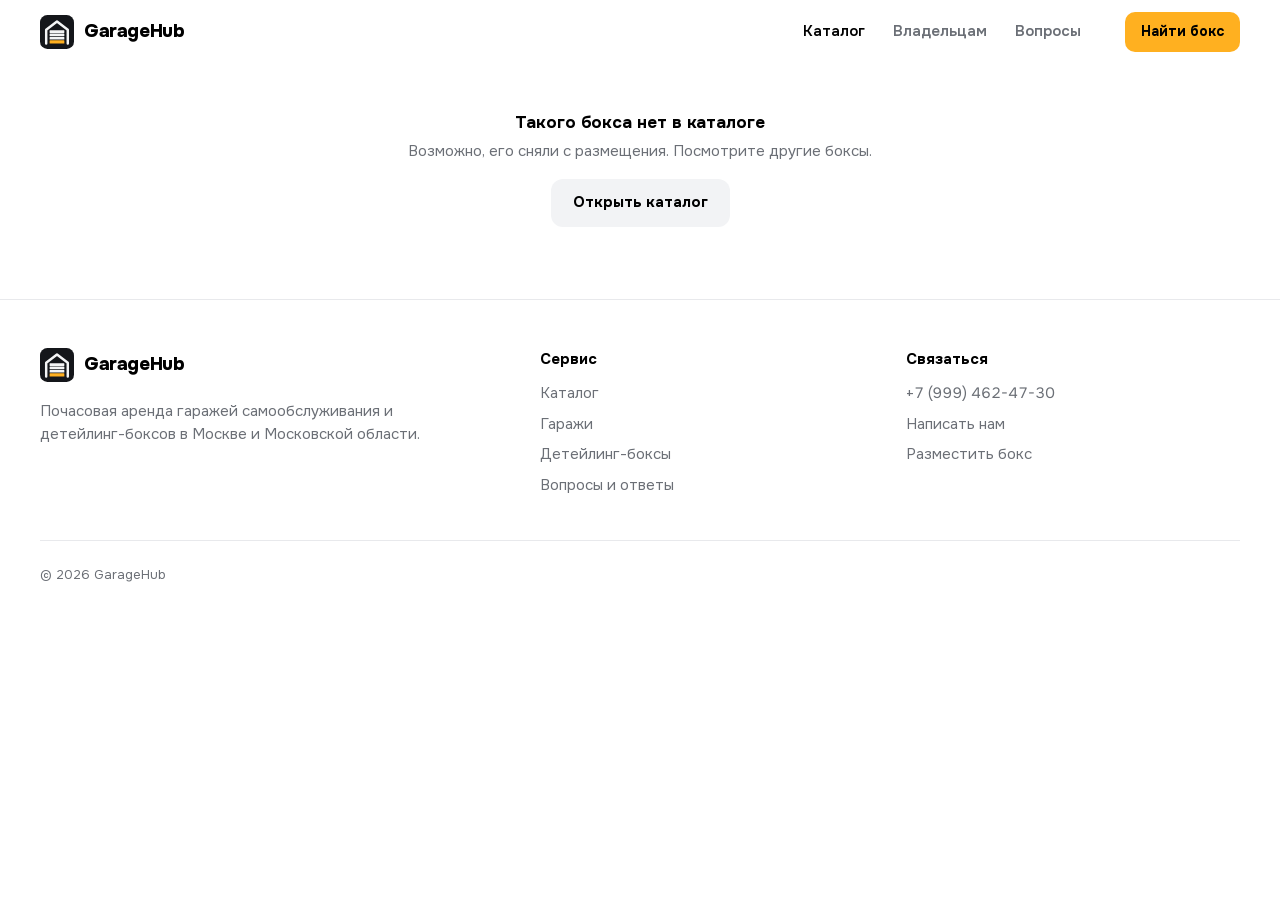
<file: site/garage.html>
<!doctype html>
<html lang="ru">
<head>
<meta charset="utf-8">
<meta name="viewport" content="width=device-width, initial-scale=1, viewport-fit=cover">
<title>Бокс по часам | GarageHub</title>
<meta name="description" content="Гараж самообслуживания или детейлинг-бокс по часам. Бронь по часам, оплата на месте.">
<meta name="theme-color" content="#14161a">
<link rel="icon" href="img/favicon.svg" type="image/svg+xml">
<link rel="preload" href="fonts/onest-cyrillic.woff2" as="font" type="font/woff2" crossorigin>
<link rel="stylesheet" href="css/site.css">
<script src="js/intro.js"></script>
</head>
<body class="page-garage">
<div class="gh-splash" aria-hidden="true"><div class="gh-zoom"><svg viewBox="0 0 120 120" aria-hidden="true"><defs><clipPath id="gc-s"><rect x="28" y="49" width="64" height="57"/></clipPath><radialGradient id="gg-s"><stop offset="0" stop-color="#FFB020" stop-opacity=".55"/><stop offset="1" stop-color="#FFB020" stop-opacity="0"/></radialGradient></defs><ellipse class="gh-halo" cx="60" cy="100" rx="78" ry="34" fill="url(#gg-s)"/><rect class="gh-light gh-light-lift" x="30" y="50" width="60" height="56" fill="#FFB020"/><g clip-path="url(#gc-s)"><g class="gh-door" fill="#F4F5F6"><rect x="30" y="52" width="60" height="10.5" rx="1.5"/><rect x="30" y="65.5" width="60" height="10.5" rx="1.5"/><rect x="30" y="79" width="60" height="10.5" rx="1.5"/><rect x="30" y="92.5" width="60" height="10.5" rx="1.5"/></g></g><path class="gh-frame" pathLength="1" d="M16 106V50L60 16l44 34v56" fill="none" stroke="#F4F5F6" stroke-width="10" stroke-linecap="round" stroke-linejoin="round"/></svg></div><div class="gh-word"><svg viewBox="0 0 211 52" aria-label="GarageHub"><g transform="translate(1.00,40.00)"><path fill="#F4F5F6" d="M15.078125 0.46875C22.87109375 0.46875 28.2421875 -4.51171875 28.2421875 -11.89453125V-15.83984375H15.546875V-10.68359375H21.3671875C21.30859375 -7.67578125 18.984375 -5.6640625 15.29296875 -5.6640625C10.703125 -5.6640625 8.0859375 -8.9453125 8.0859375 -14.53125C8.0859375 -20.13671875 10.68359375 -23.4375 15.21484375 -23.4375C18.359375 -23.4375 20.3515625 -21.796875 20.87890625 -19.21875H28.02734375C27.3828125 -25.41015625 21.81640625 -29.5703125 14.9609375 -29.5703125C7.05078125 -29.5703125 1.015625 -24.04296875 1.015625 -14.53125C1.015625 -5.44921875 6.62109375 0.46875 15.078125 0.46875ZM36.8953125 0.3515625C39.80546875 0.3515625 41.6609375 -0.6640625 42.89140625 -2.890625H42.96953125V0.0H49.53203125V-13.88671875C49.53203125 -18.4375 46.23125 -21.07421875 40.23515625 -21.07421875C34.25859375 -21.07421875 30.8796875 -18.41796875 30.58671875 -13.9453125H36.83671875C36.9734375 -15.3515625 38.12578125 -16.25 40.00078125 -16.25C41.778125 -16.25 42.871875 -15.41015625 42.871875 -14.1796875V-14.08203125C42.871875 -12.8515625 41.52421875 -12.55859375 37.8328125 -12.24609375C33.43828125 -11.89453125 29.825 -10.390625 29.825 -5.76171875C29.825 -1.66015625 32.77421875 0.3515625 36.8953125 0.3515625ZM38.94609375 -4.04296875C37.30546875 -4.04296875 36.1921875 -4.8046875 36.1921875 -6.07421875C36.1921875 -7.421875 37.48125 -8.1640625 39.278125 -8.4375C40.93828125 -8.7109375 42.2078125 -8.96484375 42.93046875 -9.296875V-7.421875C42.93046875 -5.390625 41.1921875 -4.04296875 38.94609375 -4.04296875ZM52.48203125 0.0H59.20078125V-10.56640625C59.20078125 -13.49609375 60.8609375 -15.17578125 63.26328125 -15.17578125C64.23984375 -15.17578125 65.43125 -15.13671875 65.91953125 -15.1171875V-20.6640625C65.37265625 -20.68359375 64.80625 -20.703125 64.08359375 -20.703125C61.3296875 -20.703125 59.78671875 -19.609375 59.04453125 -16.9921875H58.9859375V-20.625H52.48203125ZM73.7328125 0.3515625C76.64296875 0.3515625 78.4984375 -0.6640625 79.72890625 -2.890625H79.80703125V0.0H86.36953125V-13.88671875C86.36953125 -18.4375 83.06875 -21.07421875 77.07265625 -21.07421875C71.09609375 -21.07421875 67.7171875 -18.41796875 67.42421875 -13.9453125H73.67421875C73.8109375 -15.3515625 74.96328125 -16.25 76.83828125 -16.25C78.615625 -16.25 79.709375 -15.41015625 79.709375 -14.1796875V-14.08203125C79.709375 -12.8515625 78.36171875 -12.55859375 74.6703125 -12.24609375C70.27578125 -11.89453125 66.6625 -10.390625 66.6625 -5.76171875C66.6625 -1.66015625 69.61171875 0.3515625 73.7328125 0.3515625ZM75.78359375 -4.04296875C74.14296875 -4.04296875 73.0296875 -4.8046875 73.0296875 -6.07421875C73.0296875 -7.421875 74.31875 -8.1640625 76.115625 -8.4375C77.77578125 -8.7109375 79.0453125 -8.96484375 79.76796875 -9.296875V-7.421875C79.76796875 -5.390625 78.0296875 -4.04296875 75.78359375 -4.04296875ZM99.4953125 8.4375C105.940625 8.4375 110.003125 5.5859375 110.003125 -1.1328125V-20.625H103.3234375V-17.734375H103.30390625C102.01484375 -19.90234375 100.003125 -21.07421875 97.32734375 -21.07421875C92.09296875 -21.07421875 88.46015625 -16.66015625 88.46015625 -10.52734375C88.46015625 -4.47265625 91.97578125 -0.13671875 97.3859375 -0.13671875C100.08125 -0.13671875 102.21015625 -1.2109375 103.30390625 -3.65234375H103.3234375V-0.46875C103.3234375 2.265625 101.9953125 3.671875 99.4953125 3.671875C97.56171875 3.671875 96.253125 2.890625 95.9015625 1.6015625H89.47578125C90.10078125 5.56640625 93.14765625 8.4375 99.4953125 8.4375ZM99.2609375 -5.41015625C96.8 -5.41015625 95.2765625 -7.36328125 95.2765625 -10.64453125C95.2765625 -13.90625 96.8 -15.859375 99.2609375 -15.859375C101.8 -15.859375 103.53828125 -13.80859375 103.53828125 -10.64453125C103.53828125 -7.4609375 101.8 -5.41015625 99.2609375 -5.41015625ZM122.71875 0.46875C127.93359375 0.46875 132.09375 -2.44140625 132.85546875 -6.6015625H126.8203125C126.33203125 -5.234375 124.92578125 -4.375 122.953125 -4.375C120.296875 -4.375 118.734375 -6.03515625 118.65625 -8.65234375H133.01171875V-10.46875C133.01171875 -16.71875 128.734375 -21.09375 122.54296875 -21.09375C116.4296875 -21.09375 112.09375 -16.6015625 112.09375 -10.3125C112.09375 -4.0234375 116.390625 0.46875 122.71875 0.46875ZM118.6953125 -12.67578125C118.98828125 -14.84375 120.453125 -16.1328125 122.71875 -16.1328125C124.96484375 -16.1328125 126.44921875 -14.84375 126.7421875 -12.67578125ZM135.02421875 0.0H142.05546875V-11.81640625H153.1296875V0.0H160.1609375V-29.1015625H153.1296875V-17.79296875H142.05546875V-29.1015625H135.02421875ZM170.20078124999998 0.44921875C173.30624999999998 0.44921875 175.39609374999998 -0.9765625 176.76328124999998 -3.33984375V0.0H183.40390624999998V-20.625H176.68515624999998V-9.4140625C176.68515624999998 -6.6015625 175.31796874999998 -5.29296875 173.18906249999998 -5.29296875C171.06015624999998 -5.29296875 169.82968749999998 -6.62109375 169.82968749999998 -9.0625V-20.625H163.11093749999998V-7.65625C163.11093749999998 -2.578125 165.72812499999998 0.44921875 170.20078124999998 0.44921875ZM198.97109374999997 0.44921875C204.38124999999997 0.44921875 207.87734374999997 -3.828125 207.87734374999997 -10.3515625C207.87734374999997 -16.66015625 204.24453124999997 -21.07421875 199.02968749999997 -21.07421875C196.35390624999997 -21.07421875 194.42031249999997 -20.0390625 193.11171874999997 -17.8515625H193.07265624999997V-29.1015625H186.35390624999997V0.0H192.99453124999997V-3.18359375H193.03359374999997C194.08828124999997 -0.78125 196.25624999999997 0.44921875 198.97109374999997 0.44921875ZM197.07656249999997 -4.921875C194.53749999999997 -4.921875 192.79921874999997 -7.05078125 192.79921874999997 -10.3515625C192.79921874999997 -13.61328125 194.53749999999997 -15.72265625 197.07656249999997 -15.72265625C199.55703124999997 -15.72265625 201.08046874999997 -13.7109375 201.08046874999997 -10.3515625C201.08046874999997 -6.953125 199.55703124999997 -4.921875 197.07656249999997 -4.921875Z"/></g></svg></div></div>
<a class="skip" href="#main">К содержимому</a>
<div class="page">
<header class="header">
  <div class="wrap">
    <a class="brand" href="index.html" aria-label="GarageHub, на главную"><svg viewBox="0 0 120 120" aria-hidden="true"><rect width="120" height="120" rx="26" fill="#14161A"/><g transform="translate(8,9) scale(0.866)"><rect x="30" y="93" width="60" height="13" rx="1.5" fill="#FFB020"/><g fill="#F4F5F6"><rect x="30" y="52" width="60" height="10.5" rx="1.5"/><rect x="30" y="65.5" width="60" height="10.5" rx="1.5"/><rect x="30" y="79" width="60" height="10.5" rx="1.5"/></g><path d="M16 106V50L60 16l44 34v56" fill="none" stroke="#F4F5F6" stroke-width="10" stroke-linecap="round" stroke-linejoin="round"/></g></svg><span>GarageHub</span></a>
    <nav class="nav" aria-label="Разделы">
      <a href="catalog.html" aria-current="page">Каталог</a>
      <a href="owners.html">Владельцам</a>
      <a href="index.html#faq">Вопросы</a>
    </nav>
    <a class="btn primary s" href="catalog.html">Найти бокс</a>
  </div>
</header>

<main id="main">
  <div class="wrap" id="garage"><div class="detail" style="padding-top:64px"><div class="skeleton" style="aspect-ratio:16/10"></div><div><div class="skeleton" style="height:28px;width:70%"></div><div class="skeleton" style="height:40px;width:40%;margin-top:20px"></div><div class="skeleton" style="height:56px;margin-top:28px"></div></div></div></div>

</main>
<footer class="footer">
  <div class="wrap">
    <div class="about-col">
      <a class="brand" href="index.html"><svg viewBox="0 0 120 120" aria-hidden="true"><rect width="120" height="120" rx="26" fill="#14161A"/><g transform="translate(8,9) scale(0.866)"><rect x="30" y="93" width="60" height="13" rx="1.5" fill="#FFB020"/><g fill="#F4F5F6"><rect x="30" y="52" width="60" height="10.5" rx="1.5"/><rect x="30" y="65.5" width="60" height="10.5" rx="1.5"/><rect x="30" y="79" width="60" height="10.5" rx="1.5"/></g><path d="M16 106V50L60 16l44 34v56" fill="none" stroke="#F4F5F6" stroke-width="10" stroke-linecap="round" stroke-linejoin="round"/></g></svg><span>GarageHub</span></a>
      <p>Почасовая аренда гаражей самообслуживания и детейлинг-боксов в Москве и Московской области.</p>
    </div>
    <div>
      <h2>Сервис</h2>
      <ul>
        <li><a href="catalog.html">Каталог</a></li>
        <li><a href="catalog.html?type=garage">Гаражи</a></li>
        <li><a href="catalog.html?type=detailing">Детейлинг-боксы</a></li>
        <li><a href="index.html#faq">Вопросы и ответы</a></li>
      </ul>
    </div>
    <div>
      <h2>Связаться</h2>
      <ul>
        <li><a class="num" href="tel:+79994624730">+7 (999) 462-47-30</a></li>
        <li><a href="https://t.me/mamedov99999" target="_blank" rel="noopener">Написать нам</a></li>
        <li><a href="owners.html">Разместить бокс</a></li>
      </ul>
    </div>
    <p class="legal">© <span data-year>2026</span> GarageHub</p>
  </div>
</footer>
</div>
<script type="module" src="js/garage.js"></script>
</body>
</html>
</file>
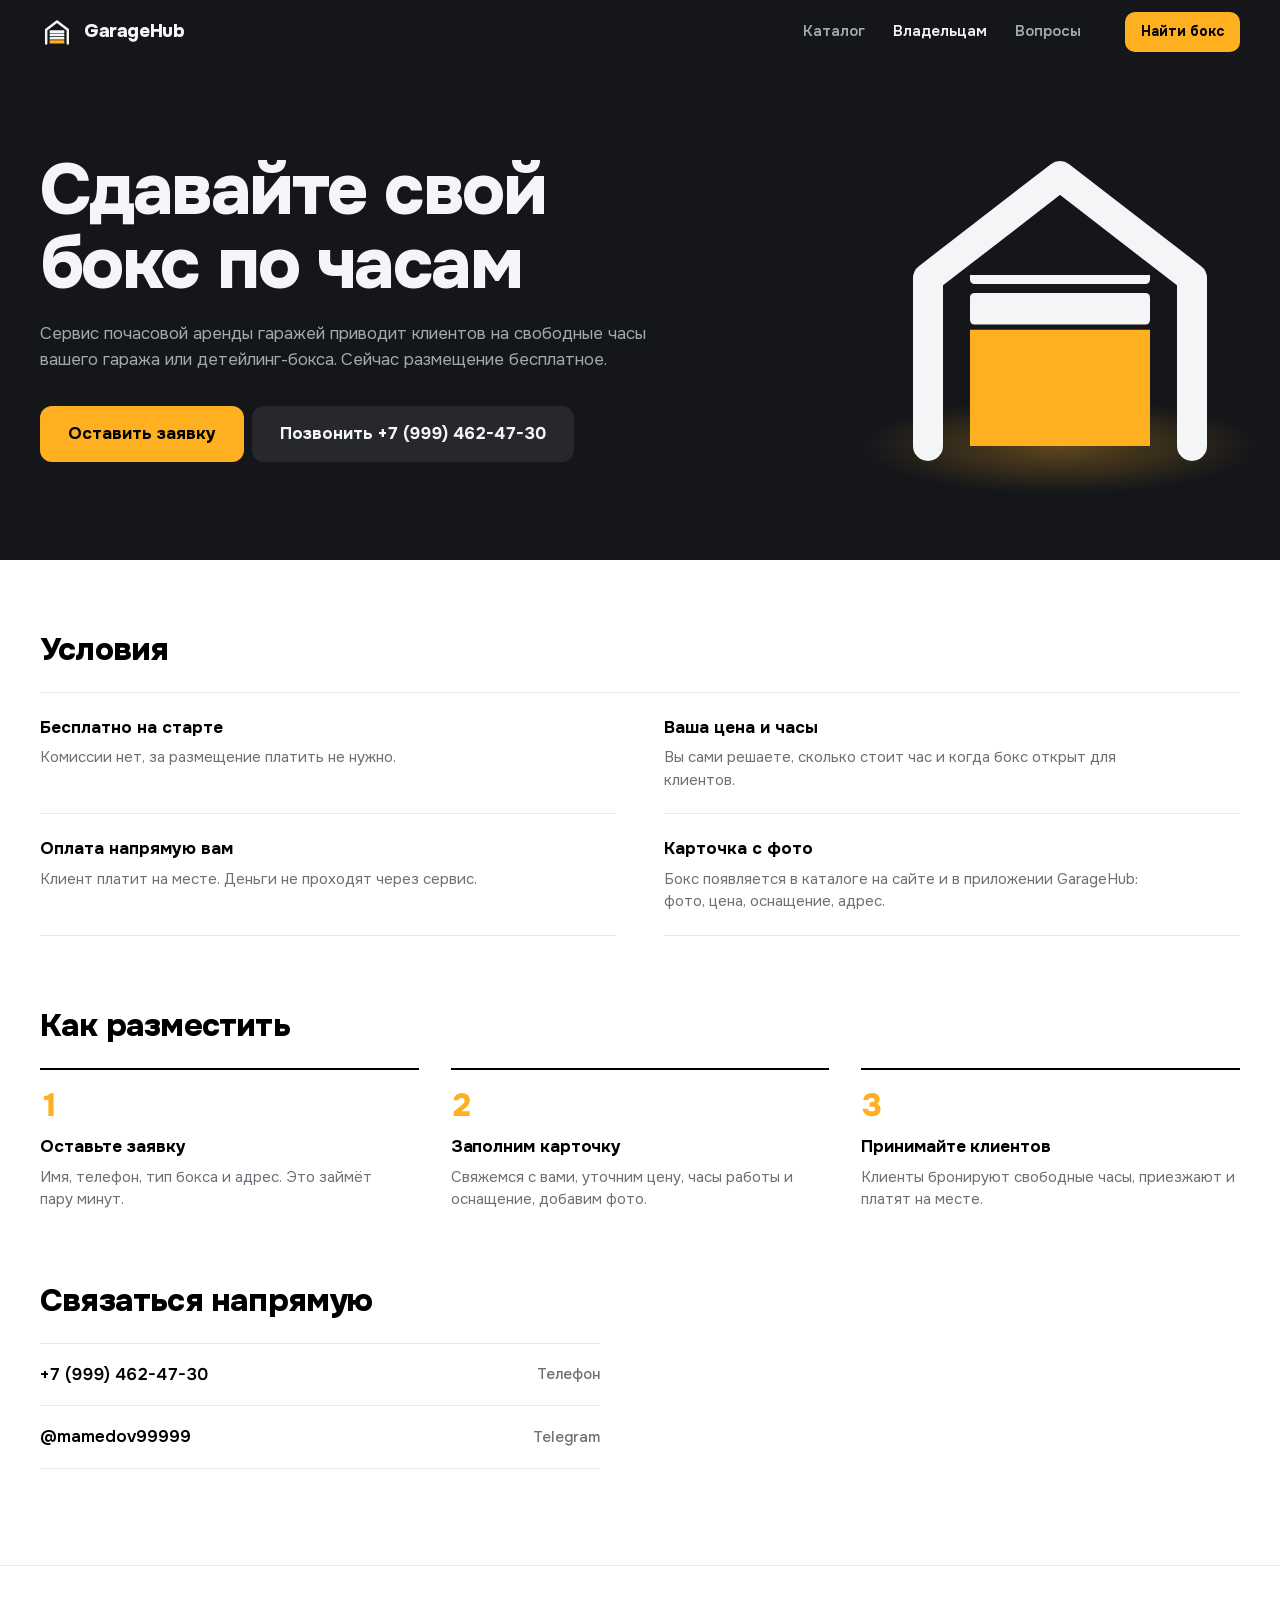
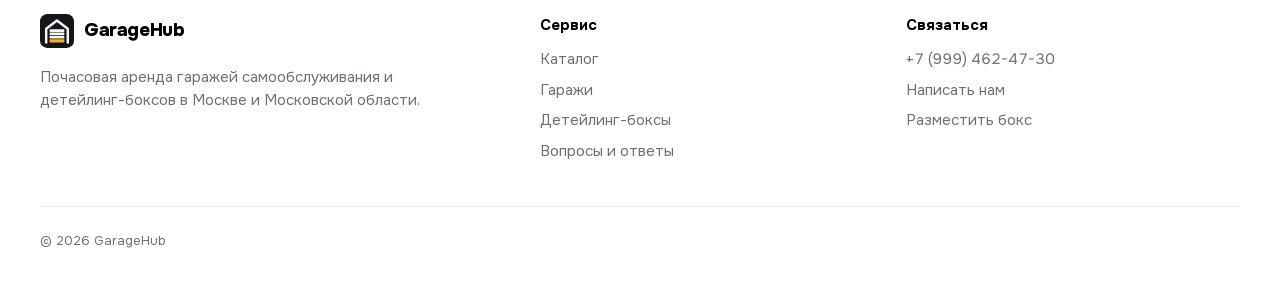
<file: site/owners.html>
<!doctype html>
<html lang="ru">
<head>
<meta charset="utf-8">
<meta name="viewport" content="width=device-width, initial-scale=1, viewport-fit=cover">
<title>Разместить гараж или детейлинг-бокс | GarageHub</title>
<meta name="description" content="Сдавайте гараж самообслуживания или детейлинг-бокс по часам. Размещение бесплатное, оплата от клиента напрямую вам.">
<meta name="theme-color" content="#14161a">
<link rel="icon" href="img/favicon.svg" type="image/svg+xml">
<link rel="preload" href="fonts/onest-cyrillic.woff2" as="font" type="font/woff2" crossorigin>
<link rel="stylesheet" href="css/site.css">
<script src="js/intro.js"></script>
</head>
<body class="page-owners">
<div class="gh-splash" aria-hidden="true"><div class="gh-zoom"><svg viewBox="0 0 120 120" aria-hidden="true"><defs><clipPath id="gc-s"><rect x="28" y="49" width="64" height="57"/></clipPath><radialGradient id="gg-s"><stop offset="0" stop-color="#FFB020" stop-opacity=".55"/><stop offset="1" stop-color="#FFB020" stop-opacity="0"/></radialGradient></defs><ellipse class="gh-halo" cx="60" cy="100" rx="78" ry="34" fill="url(#gg-s)"/><rect class="gh-light gh-light-lift" x="30" y="50" width="60" height="56" fill="#FFB020"/><g clip-path="url(#gc-s)"><g class="gh-door" fill="#F4F5F6"><rect x="30" y="52" width="60" height="10.5" rx="1.5"/><rect x="30" y="65.5" width="60" height="10.5" rx="1.5"/><rect x="30" y="79" width="60" height="10.5" rx="1.5"/><rect x="30" y="92.5" width="60" height="10.5" rx="1.5"/></g></g><path class="gh-frame" pathLength="1" d="M16 106V50L60 16l44 34v56" fill="none" stroke="#F4F5F6" stroke-width="10" stroke-linecap="round" stroke-linejoin="round"/></svg></div><div class="gh-word"><svg viewBox="0 0 211 52" aria-label="GarageHub"><g transform="translate(1.00,40.00)"><path fill="#F4F5F6" d="M15.078125 0.46875C22.87109375 0.46875 28.2421875 -4.51171875 28.2421875 -11.89453125V-15.83984375H15.546875V-10.68359375H21.3671875C21.30859375 -7.67578125 18.984375 -5.6640625 15.29296875 -5.6640625C10.703125 -5.6640625 8.0859375 -8.9453125 8.0859375 -14.53125C8.0859375 -20.13671875 10.68359375 -23.4375 15.21484375 -23.4375C18.359375 -23.4375 20.3515625 -21.796875 20.87890625 -19.21875H28.02734375C27.3828125 -25.41015625 21.81640625 -29.5703125 14.9609375 -29.5703125C7.05078125 -29.5703125 1.015625 -24.04296875 1.015625 -14.53125C1.015625 -5.44921875 6.62109375 0.46875 15.078125 0.46875ZM36.8953125 0.3515625C39.80546875 0.3515625 41.6609375 -0.6640625 42.89140625 -2.890625H42.96953125V0.0H49.53203125V-13.88671875C49.53203125 -18.4375 46.23125 -21.07421875 40.23515625 -21.07421875C34.25859375 -21.07421875 30.8796875 -18.41796875 30.58671875 -13.9453125H36.83671875C36.9734375 -15.3515625 38.12578125 -16.25 40.00078125 -16.25C41.778125 -16.25 42.871875 -15.41015625 42.871875 -14.1796875V-14.08203125C42.871875 -12.8515625 41.52421875 -12.55859375 37.8328125 -12.24609375C33.43828125 -11.89453125 29.825 -10.390625 29.825 -5.76171875C29.825 -1.66015625 32.77421875 0.3515625 36.8953125 0.3515625ZM38.94609375 -4.04296875C37.30546875 -4.04296875 36.1921875 -4.8046875 36.1921875 -6.07421875C36.1921875 -7.421875 37.48125 -8.1640625 39.278125 -8.4375C40.93828125 -8.7109375 42.2078125 -8.96484375 42.93046875 -9.296875V-7.421875C42.93046875 -5.390625 41.1921875 -4.04296875 38.94609375 -4.04296875ZM52.48203125 0.0H59.20078125V-10.56640625C59.20078125 -13.49609375 60.8609375 -15.17578125 63.26328125 -15.17578125C64.23984375 -15.17578125 65.43125 -15.13671875 65.91953125 -15.1171875V-20.6640625C65.37265625 -20.68359375 64.80625 -20.703125 64.08359375 -20.703125C61.3296875 -20.703125 59.78671875 -19.609375 59.04453125 -16.9921875H58.9859375V-20.625H52.48203125ZM73.7328125 0.3515625C76.64296875 0.3515625 78.4984375 -0.6640625 79.72890625 -2.890625H79.80703125V0.0H86.36953125V-13.88671875C86.36953125 -18.4375 83.06875 -21.07421875 77.07265625 -21.07421875C71.09609375 -21.07421875 67.7171875 -18.41796875 67.42421875 -13.9453125H73.67421875C73.8109375 -15.3515625 74.96328125 -16.25 76.83828125 -16.25C78.615625 -16.25 79.709375 -15.41015625 79.709375 -14.1796875V-14.08203125C79.709375 -12.8515625 78.36171875 -12.55859375 74.6703125 -12.24609375C70.27578125 -11.89453125 66.6625 -10.390625 66.6625 -5.76171875C66.6625 -1.66015625 69.61171875 0.3515625 73.7328125 0.3515625ZM75.78359375 -4.04296875C74.14296875 -4.04296875 73.0296875 -4.8046875 73.0296875 -6.07421875C73.0296875 -7.421875 74.31875 -8.1640625 76.115625 -8.4375C77.77578125 -8.7109375 79.0453125 -8.96484375 79.76796875 -9.296875V-7.421875C79.76796875 -5.390625 78.0296875 -4.04296875 75.78359375 -4.04296875ZM99.4953125 8.4375C105.940625 8.4375 110.003125 5.5859375 110.003125 -1.1328125V-20.625H103.3234375V-17.734375H103.30390625C102.01484375 -19.90234375 100.003125 -21.07421875 97.32734375 -21.07421875C92.09296875 -21.07421875 88.46015625 -16.66015625 88.46015625 -10.52734375C88.46015625 -4.47265625 91.97578125 -0.13671875 97.3859375 -0.13671875C100.08125 -0.13671875 102.21015625 -1.2109375 103.30390625 -3.65234375H103.3234375V-0.46875C103.3234375 2.265625 101.9953125 3.671875 99.4953125 3.671875C97.56171875 3.671875 96.253125 2.890625 95.9015625 1.6015625H89.47578125C90.10078125 5.56640625 93.14765625 8.4375 99.4953125 8.4375ZM99.2609375 -5.41015625C96.8 -5.41015625 95.2765625 -7.36328125 95.2765625 -10.64453125C95.2765625 -13.90625 96.8 -15.859375 99.2609375 -15.859375C101.8 -15.859375 103.53828125 -13.80859375 103.53828125 -10.64453125C103.53828125 -7.4609375 101.8 -5.41015625 99.2609375 -5.41015625ZM122.71875 0.46875C127.93359375 0.46875 132.09375 -2.44140625 132.85546875 -6.6015625H126.8203125C126.33203125 -5.234375 124.92578125 -4.375 122.953125 -4.375C120.296875 -4.375 118.734375 -6.03515625 118.65625 -8.65234375H133.01171875V-10.46875C133.01171875 -16.71875 128.734375 -21.09375 122.54296875 -21.09375C116.4296875 -21.09375 112.09375 -16.6015625 112.09375 -10.3125C112.09375 -4.0234375 116.390625 0.46875 122.71875 0.46875ZM118.6953125 -12.67578125C118.98828125 -14.84375 120.453125 -16.1328125 122.71875 -16.1328125C124.96484375 -16.1328125 126.44921875 -14.84375 126.7421875 -12.67578125ZM135.02421875 0.0H142.05546875V-11.81640625H153.1296875V0.0H160.1609375V-29.1015625H153.1296875V-17.79296875H142.05546875V-29.1015625H135.02421875ZM170.20078124999998 0.44921875C173.30624999999998 0.44921875 175.39609374999998 -0.9765625 176.76328124999998 -3.33984375V0.0H183.40390624999998V-20.625H176.68515624999998V-9.4140625C176.68515624999998 -6.6015625 175.31796874999998 -5.29296875 173.18906249999998 -5.29296875C171.06015624999998 -5.29296875 169.82968749999998 -6.62109375 169.82968749999998 -9.0625V-20.625H163.11093749999998V-7.65625C163.11093749999998 -2.578125 165.72812499999998 0.44921875 170.20078124999998 0.44921875ZM198.97109374999997 0.44921875C204.38124999999997 0.44921875 207.87734374999997 -3.828125 207.87734374999997 -10.3515625C207.87734374999997 -16.66015625 204.24453124999997 -21.07421875 199.02968749999997 -21.07421875C196.35390624999997 -21.07421875 194.42031249999997 -20.0390625 193.11171874999997 -17.8515625H193.07265624999997V-29.1015625H186.35390624999997V0.0H192.99453124999997V-3.18359375H193.03359374999997C194.08828124999997 -0.78125 196.25624999999997 0.44921875 198.97109374999997 0.44921875ZM197.07656249999997 -4.921875C194.53749999999997 -4.921875 192.79921874999997 -7.05078125 192.79921874999997 -10.3515625C192.79921874999997 -13.61328125 194.53749999999997 -15.72265625 197.07656249999997 -15.72265625C199.55703124999997 -15.72265625 201.08046874999997 -13.7109375 201.08046874999997 -10.3515625C201.08046874999997 -6.953125 199.55703124999997 -4.921875 197.07656249999997 -4.921875Z"/></g></svg></div></div>
<a class="skip" href="#main">К содержимому</a>
<div class="page">
<header class="header on-dark">
  <div class="wrap">
    <a class="brand" href="index.html" aria-label="GarageHub, на главную"><svg viewBox="0 0 120 120" aria-hidden="true"><rect width="120" height="120" rx="26" fill="#14161A"/><g transform="translate(8,9) scale(0.866)"><rect x="30" y="93" width="60" height="13" rx="1.5" fill="#FFB020"/><g fill="#F4F5F6"><rect x="30" y="52" width="60" height="10.5" rx="1.5"/><rect x="30" y="65.5" width="60" height="10.5" rx="1.5"/><rect x="30" y="79" width="60" height="10.5" rx="1.5"/></g><path d="M16 106V50L60 16l44 34v56" fill="none" stroke="#F4F5F6" stroke-width="10" stroke-linecap="round" stroke-linejoin="round"/></g></svg><span>GarageHub</span></a>
    <nav class="nav" aria-label="Разделы">
      <a href="catalog.html">Каталог</a>
      <a href="owners.html" aria-current="page">Владельцам</a>
      <a href="index.html#faq">Вопросы</a>
    </nav>
    <a class="btn primary s" href="catalog.html">Найти бокс</a>
  </div>
</header>

<main id="main">
  <section class="hero owner-hero">
    <div class="wrap">
      <div>
        <h1 class="h-hero">Сдавайте свой бокс по часам</h1>
        <p class="lead">Сервис почасовой аренды гаражей приводит клиентов на свободные часы вашего гаража или детейлинг-бокса. Сейчас размещение бесплатное.</p>
        <div class="actions">
          <a class="btn primary l" href="https://t.me/garazh_rent_bot" target="_blank" rel="noopener">Оставить заявку</a>
          <a class="btn ghost-dark l num" href="tel:+79994624730">Позвонить +7 (999) 462-47-30</a>
        </div>
      </div>
      <div class="door" style="--lift:.6" aria-hidden="true">
        <svg viewBox="0 0 120 120">
          <defs>
            <clipPath id="door-clip"><rect x="28" y="49" width="64" height="57"/></clipPath>
            <radialGradient id="door-glow"><stop offset="0" stop-color="#FFB020" stop-opacity=".45"/><stop offset="1" stop-color="#FFB020" stop-opacity="0"/></radialGradient>
          </defs>
          <ellipse class="glow" cx="60" cy="106" rx="66" ry="16" fill="url(#door-glow)"/>
          <rect class="light" x="30" y="50" width="60" height="56" fill="#FFB020"/>
          <g clip-path="url(#door-clip)"><g class="slats" fill="#F4F5F6">
            <rect x="30" y="52" width="60" height="10.5" rx="1.5"/><rect x="30" y="65.5" width="60" height="10.5" rx="1.5"/><rect x="30" y="79" width="60" height="10.5" rx="1.5"/>
          </g></g>
          <path d="M16 106V50L60 16l44 34v56" fill="none" stroke="#F4F5F6" stroke-width="10" stroke-linecap="round" stroke-linejoin="round"/>
        </svg>
      </div>
    </div>
  </section>

  <section class="section wrap" aria-labelledby="terms-title">
    <div class="section-head"><h2 class="h-1" id="terms-title">Условия</h2></div>
    <dl class="terms">
      <div><dt>Бесплатно на старте</dt><dd>Комиссии нет, за размещение платить не нужно.</dd></div>
      <div><dt>Ваша цена и часы</dt><dd>Вы сами решаете, сколько стоит час и когда бокс открыт для клиентов.</dd></div>
      <div><dt>Оплата напрямую вам</dt><dd>Клиент платит на месте. Деньги не проходят через сервис.</dd></div>
      <div><dt>Карточка с фото</dt><dd>Бокс появляется в каталоге на сайте и в приложении GarageHub: фото, цена, оснащение, адрес.</dd></div>
    </dl>
  </section>

  <section class="section wrap" aria-labelledby="owner-how-title">
    <div class="section-head"><h2 class="h-1" id="owner-how-title">Как разместить</h2></div>
    <ol class="steps">
      <li><h3 class="h-3">Оставьте заявку</h3><p>Имя, телефон, тип бокса и адрес. Это займёт пару минут.</p></li>
      <li><h3 class="h-3">Заполним карточку</h3><p>Свяжемся с вами, уточним цену, часы работы и оснащение, добавим фото.</p></li>
      <li><h3 class="h-3">Принимайте клиентов</h3><p>Клиенты бронируют свободные часы, приезжают и платят на месте.</p></li>
    </ol>
  </section>

  <section class="section wrap" aria-labelledby="contacts-title">
    <div class="section-head"><h2 class="h-1" id="contacts-title">Связаться напрямую</h2></div>
    <div class="contact-rows">
      <a class="num" href="tel:+79994624730">+7 (999) 462-47-30<span>Телефон</span></a>
      <a href="https://t.me/mamedov99999" target="_blank" rel="noopener">@mamedov99999<span>Telegram</span></a>
    </div>
  </section>

</main>
<footer class="footer">
  <div class="wrap">
    <div class="about-col">
      <a class="brand" href="index.html"><svg viewBox="0 0 120 120" aria-hidden="true"><rect width="120" height="120" rx="26" fill="#14161A"/><g transform="translate(8,9) scale(0.866)"><rect x="30" y="93" width="60" height="13" rx="1.5" fill="#FFB020"/><g fill="#F4F5F6"><rect x="30" y="52" width="60" height="10.5" rx="1.5"/><rect x="30" y="65.5" width="60" height="10.5" rx="1.5"/><rect x="30" y="79" width="60" height="10.5" rx="1.5"/></g><path d="M16 106V50L60 16l44 34v56" fill="none" stroke="#F4F5F6" stroke-width="10" stroke-linecap="round" stroke-linejoin="round"/></g></svg><span>GarageHub</span></a>
      <p>Почасовая аренда гаражей самообслуживания и детейлинг-боксов в Москве и Московской области.</p>
    </div>
    <div>
      <h2>Сервис</h2>
      <ul>
        <li><a href="catalog.html">Каталог</a></li>
        <li><a href="catalog.html?type=garage">Гаражи</a></li>
        <li><a href="catalog.html?type=detailing">Детейлинг-боксы</a></li>
        <li><a href="index.html#faq">Вопросы и ответы</a></li>
      </ul>
    </div>
    <div>
      <h2>Связаться</h2>
      <ul>
        <li><a class="num" href="tel:+79994624730">+7 (999) 462-47-30</a></li>
        <li><a href="https://t.me/mamedov99999" target="_blank" rel="noopener">Написать нам</a></li>
        <li><a href="owners.html">Разместить бокс</a></li>
      </ul>
    </div>
    <p class="legal">© <span data-year>2026</span> GarageHub</p>
  </div>
</footer>
</div>
<script type="module" src="js/owners.js"></script>
</body>
</html>
</file>
<file: site/css/site.css>
/* GarageHub · сайт.
   Те же цвета, что в Mini App (webapp/css/tokens.css): белое поле, чёрный текст, серые плоскости,
   янтарь только у главного действия и бренда. Графит — цвет ворот и заставки, им отмечены
   «бренд-полосы»: первый экран и блок для владельцев. Шрифт Onest лежит в fonts/, внешние сервисы не нужны. */

@font-face {
  font-family: "Onest";
  font-style: normal;
  font-weight: 400 800;
  font-display: swap;
  src: url("../fonts/onest-cyrillic.woff2") format("woff2");
  unicode-range: U+0301, U+0400-045F, U+0490-0491, U+04B0-04B1, U+2116;
}
@font-face {
  font-family: "Onest";
  font-style: normal;
  font-weight: 400 800;
  font-display: swap;
  src: url("../fonts/onest-latin.woff2") format("woff2");
  unicode-range: U+0000-00FF, U+0131, U+0152-0153, U+02BB-02BC, U+02C6, U+02DA, U+02DC, U+0304, U+0308, U+0329, U+2000-206F, U+20AC, U+2122, U+2191, U+2193, U+2212, U+2215, U+FEFF, U+FFFD, U+20BD;
}

/* ── Токены ─────────────────────────────────────────────── */

:root {
  color-scheme: light;
  --bg: #ffffff;
  --bg-sunken: #f2f3f5;
  --fill: #f2f3f5;
  --fill-pressed: #e6e8eb;
  --line: #e8e9ec;
  --line-strong: #d3d6db;
  --text: #000000;
  --text-2: #6b6f76;
  --text-3: #8d9198;
  --inverse: #000000;
  --inverse-text: #ffffff;
  --link: #0a6ed1;
  --success: #0f8a4a;
  --success-soft: #e6f4ec;
  --photo-fallback: #eceef1;
  --skeleton: #eef0f2;
  --shadow-float: 0 8px 28px rgba(20, 22, 26, 0.12);

  /* Бренд: одинаковый в обеих темах */
  --graphite: #14161a;
  --graphite-2: #1e2126;
  --graphite-line: #2c3036;
  --steel: #f4f5f6;
  --steel-2: #a4a8af;
  --accent: #ffb020;
  --accent-pressed: #f2a00b;
  --accent-text: #000000;

  --font: "Onest", -apple-system, BlinkMacSystemFont, "Segoe UI", Roboto, Arial, sans-serif;
  --fs-13: 13px; --fs-15: 15px; --fs-17: 17px; --fs-20: 20px; --fs-24: 24px;
  --fs-32: clamp(26px, 3.2vw, 32px);
  --fs-hero: clamp(38px, 6.4vw, 72px);

  --r-photo: 12px;
  --r-control: 12px;
  --r-pill: 999px;

  --ease-out: cubic-bezier(0.16, 1, 0.3, 1);
  --t-fast: 120ms;
  --t-base: 220ms;

  --wrap: 1200px;
  --gutter: 16px;
  --header-h: 64px;
}
@media (min-width: 720px) { :root { --gutter: 32px; } }

@media (prefers-color-scheme: dark) {
  :root:not([data-theme="light"]) {
    color-scheme: dark;
    --bg: #161719; --bg-sunken: #0f1012; --fill: #25272b; --fill-pressed: #2f3237;
    --line: #2a2c31; --line-strong: #3a3d43;
    --text: #f4f5f6; --text-2: #a4a8af; --text-3: #7c8088;
    --inverse: #f4f5f6; --inverse-text: #000000; --link: #5aa9f5;
    --success: #43c07a; --success-soft: rgba(67, 192, 122, 0.14);
    --photo-fallback: #222428; --skeleton: #222428;
    --shadow-float: 0 8px 28px rgba(0, 0, 0, 0.5);
    --graphite: #0f1012; --graphite-2: #1a1c20;
  }
}
:root[data-theme="dark"] {
  color-scheme: dark;
  --bg: #161719; --bg-sunken: #0f1012; --fill: #25272b; --fill-pressed: #2f3237;
  --line: #2a2c31; --line-strong: #3a3d43;
  --text: #f4f5f6; --text-2: #a4a8af; --text-3: #7c8088;
  --inverse: #f4f5f6; --inverse-text: #000000; --link: #5aa9f5;
  --success: #43c07a; --success-soft: rgba(67, 192, 122, 0.14);
  --photo-fallback: #222428; --skeleton: #222428;
  --shadow-float: 0 8px 28px rgba(0, 0, 0, 0.5);
  --graphite: #0f1012; --graphite-2: #1a1c20;
}

/* ── Основа ─────────────────────────────────────────────── */

*, *::before, *::after { box-sizing: border-box; }
html { -webkit-text-size-adjust: 100%; background: var(--bg); scroll-padding-top: calc(var(--header-h) + 16px); }
body {
  margin: 0; min-height: 100vh;
  font-family: var(--font); font-size: var(--fs-15); line-height: 1.5;
  color: var(--text); background: var(--bg);
  -webkit-font-smoothing: antialiased; text-rendering: optimizeLegibility;
}
h1, h2, h3, p, ul, ol, dl, dd, figure { margin: 0; padding: 0; }
ul, ol { list-style: none; }
h1, h2, h3 { text-wrap: balance; font-weight: 800; }
p { text-wrap: pretty; }
a { color: inherit; text-decoration: none; }
img, svg { display: block; max-width: 100%; }
button, input, select { font: inherit; color: inherit; }
button { background: none; border: 0; padding: 0; cursor: pointer; }
[hidden] { display: none !important; }
::selection { background: var(--accent); color: var(--accent-text); }
:focus { outline: none; }
:focus-visible { outline: 2px solid var(--link); outline-offset: 3px; border-radius: 6px; }
.num { font-variant-numeric: tabular-nums; }
.muted { color: var(--text-2); }
.visually-hidden { position: absolute !important; width: 1px; height: 1px; overflow: hidden; clip: rect(0 0 0 0); white-space: nowrap; }

.wrap { width: 100%; max-width: calc(var(--wrap) + var(--gutter) * 2); margin-left: auto; margin-right: auto; padding-left: var(--gutter); padding-right: var(--gutter); }

.skip { position: absolute; left: 16px; top: -60px; z-index: 50; padding: 10px 14px; border-radius: 10px; background: var(--accent); color: var(--accent-text); font-weight: 700; }
.skip:focus { top: 12px; }

/* ── Типографика ────────────────────────────────────────── */

.h-hero { font-size: var(--fs-hero); line-height: 1.02; letter-spacing: -0.035em; }
.h-1 { font-size: var(--fs-32); line-height: 1.12; letter-spacing: -0.025em; }
.h-2 { font-size: var(--fs-24); line-height: 1.2; letter-spacing: -0.015em; }
.h-3 { font-size: var(--fs-17); line-height: 1.3; font-weight: 700; letter-spacing: -0.005em; }
.lead { font-size: var(--fs-17); line-height: 1.55; color: var(--text-2); max-width: 36em; }
.caption { font-size: var(--fs-13); color: var(--text-2); }

/* ── Кнопки и поля ──────────────────────────────────────── */

.btn {
  display: inline-flex; align-items: center; justify-content: center; gap: 8px;
  min-height: 48px; padding: 0 22px; border-radius: var(--r-control);
  font-weight: 700; font-size: var(--fs-15); white-space: nowrap;
  transition: background-color var(--t-fast), transform var(--t-fast) var(--ease-out), color var(--t-fast);
}
.btn:active { transform: scale(0.98); }
.btn svg { width: 20px; height: 20px; }
.btn.l { min-height: 56px; padding: 0 28px; font-size: var(--fs-17); }
.btn.s { min-height: 40px; padding: 0 16px; font-size: 14px; border-radius: 10px; }
.btn.block { display: flex; width: 100%; }
.btn.primary { background: var(--accent); color: var(--accent-text); }
.btn.primary:hover { background: var(--accent-pressed); }
.btn.secondary { background: var(--fill); color: var(--text); }
.btn.secondary:hover { background: var(--fill-pressed); }
.btn.ghost-dark { background: rgba(244, 245, 246, 0.08); color: var(--steel); }
.btn.ghost-dark:hover { background: rgba(244, 245, 246, 0.14); }

.link { color: var(--link); font-weight: 600; }
.link:hover { text-decoration: underline; text-underline-offset: 3px; }

.field {
  position: relative; display: flex; align-items: center;
  height: 48px; border-radius: var(--r-control); background: var(--fill);
}
.field select {
  appearance: none; -webkit-appearance: none; width: 100%; height: 100%;
  padding: 0 40px 0 14px; border: 0; background: none; font-size: 16px; font-weight: 500; cursor: pointer;
}
.field svg { position: absolute; right: 12px; width: 18px; height: 18px; color: var(--text-2); pointer-events: none; }

.segmented { display: inline-flex; padding: 3px; border-radius: var(--r-control); background: var(--fill); }
.segmented label { position: relative; display: flex; }
.segmented input { position: absolute; inset: 0; opacity: 0; margin: 0; cursor: pointer; }
.segmented span {
  display: flex; align-items: center; justify-content: center; width: 100%;
  min-height: 42px; padding: 0 16px; border-radius: 9px; font-weight: 600; font-size: var(--fs-15); color: var(--text-2); white-space: nowrap;
  transition: background-color var(--t-base) var(--ease-out), color var(--t-base), box-shadow var(--t-base);
}
.segmented input:checked + span { background: var(--bg); color: var(--text); box-shadow: 0 1px 3px rgba(0, 0, 0, 0.12); }
.segmented input:focus-visible + span { outline: 2px solid var(--link); outline-offset: 1px; }

.chips { display: flex; flex-wrap: wrap; gap: 8px; }
.chip {
  display: inline-flex; align-items: center; gap: 6px; height: 40px; padding: 0 16px;
  border-radius: var(--r-pill); background: var(--fill); font-weight: 500; font-size: 14px; white-space: nowrap;
  transition: background-color var(--t-fast), color var(--t-fast), transform var(--t-fast) var(--ease-out);
}
.chip:hover { background: var(--fill-pressed); }
.chip:active { transform: scale(0.96); }
.chip svg { width: 16px; height: 16px; }
.chip[aria-pressed="true"] { background: var(--inverse); color: var(--inverse-text); }
.chip .count { color: var(--text-2); font-variant-numeric: tabular-nums; }
.chip[aria-pressed="true"] .count { color: inherit; opacity: 0.7; }

/* ── Шапка ──────────────────────────────────────────────── */

.header {
  position: sticky; top: 0; z-index: 20; height: var(--header-h);
  background: color-mix(in srgb, var(--bg) 92%, transparent);
  border-bottom: 1px solid transparent;
  transition: border-color var(--t-base), background-color var(--t-base);
  view-transition-name: header;
}
.header.is-stuck { border-bottom-color: var(--line); }
.header.on-dark:not(.is-stuck) { background: var(--graphite); color: var(--steel); }
.header .wrap { display: flex; align-items: center; gap: 24px; height: 100%; }
.brand { display: inline-flex; align-items: center; gap: 10px; font-weight: 800; font-size: 19px; letter-spacing: -0.02em; }
.brand svg { width: 34px; height: 34px; }
.nav { display: flex; gap: 4px; margin-left: auto; }
.nav a { padding: 8px 12px; border-radius: 10px; font-weight: 600; font-size: var(--fs-15); color: var(--text-2); transition: color var(--t-fast), background-color var(--t-fast); }
.header.on-dark:not(.is-stuck) .nav a { color: var(--steel-2); }
.nav a:hover { color: var(--text); background: var(--fill); }
.header.on-dark:not(.is-stuck) .nav a:hover { color: var(--steel); background: rgba(244, 245, 246, 0.08); }
.nav a[aria-current="page"] { color: var(--text); }
.header.on-dark:not(.is-stuck) .nav a[aria-current="page"] { color: var(--steel); }
.header .btn { margin-left: 8px; }
@media (max-width: 719px) {
  .nav { display: none; }
  .header .btn { margin-left: auto; }
}

/* ── Первый экран ───────────────────────────────────────── */

.hero { position: relative; overflow: hidden; background: var(--graphite); color: var(--steel); }
.hero .wrap { display: grid; grid-template-columns: minmax(0, 1.15fr) minmax(0, 0.85fr); align-items: center; gap: 48px; padding-top: 56px; padding-bottom: 72px; }
.hero h1 { max-width: 11em; }
.hero .lead { margin-top: 20px; color: var(--steel-2); }
@media (max-width: 899px) {
  .hero .wrap { grid-template-columns: 1fr; gap: 8px; padding-top: 24px; padding-bottom: 40px; }
  .hero .door { order: -1; width: min(52vw, 220px); margin-left: -8px; }
}

/* Ворота из логотипа: при прокрутке поднимаются, из-под них идёт янтарный свет */
.door { width: 100%; max-width: 440px; justify-self: end; }
.door svg { width: 100%; height: auto; overflow: visible; }
.door .slats { transform: translateY(calc(var(--lift, 0) * -40px)); }
.door .light { transform-box: fill-box; transform-origin: 50% 100%; transform: scaleY(calc(0.23 + var(--lift, 0) * 0.77)); }
.door .glow { opacity: calc(0.25 + var(--lift, 0) * 0.75); }

/* Поиск на первом экране */
.finder {
  display: grid; grid-template-columns: auto minmax(0, 1fr) auto; gap: 8px; margin-top: 36px; max-width: 640px;
  padding: 8px; border-radius: 18px; background: var(--bg); color: var(--text); box-shadow: 0 18px 50px rgba(0, 0, 0, 0.35);
}
.finder .field { background: var(--fill); }
@media (max-width: 599px) {
  .finder { grid-template-columns: 1fr; }
  .finder .segmented { display: flex; }
  .finder .segmented label { flex: 1; }
}
.hero-note { margin-top: 16px; font-size: var(--fs-13); color: var(--steel-2); }

/* ── Секции ─────────────────────────────────────────────── */

.section { padding-top: 72px; padding-bottom: 72px; }
.section + .section { padding-top: 0; }
.section-head { display: flex; align-items: baseline; justify-content: space-between; gap: 16px; margin-bottom: 24px; }
.section-head p { margin-top: 8px; color: var(--text-2); }
@media (max-width: 719px) { .section { padding-top: 48px; padding-bottom: 48px; } }

/* ── Каталог ────────────────────────────────────────────── */

.grid { display: grid; grid-template-columns: repeat(4, minmax(0, 1fr)); gap: 32px 20px; }
@media (max-width: 1023px) { .grid { grid-template-columns: repeat(3, minmax(0, 1fr)); } }
@media (max-width: 719px) { .grid { grid-template-columns: repeat(2, minmax(0, 1fr)); gap: 24px 12px; } }

.listing { display: block; min-width: 0; }
.listing .photo { margin-bottom: 10px; }
.listing:hover .name { text-decoration: underline; text-decoration-thickness: 1px; text-underline-offset: 3px; }
.listing:active .photo { transform: scale(0.985); }
.price-row { display: flex; align-items: baseline; gap: 6px; }
.price { font-weight: 800; font-size: var(--fs-20); letter-spacing: -0.01em; font-variant-numeric: tabular-nums; }
.unit { color: var(--text-2); font-size: var(--fs-13); }
.listing .name { margin-top: 2px; font-size: var(--fs-15); font-weight: 500; line-height: 1.35; display: -webkit-box; -webkit-line-clamp: 2; -webkit-box-orient: vertical; overflow: hidden; }
.listing .where { margin-top: 2px; font-size: var(--fs-13); color: var(--text-2); white-space: nowrap; overflow: hidden; text-overflow: ellipsis; }
.avail { display: inline-block; margin-top: 6px; font-size: var(--fs-13); color: var(--text-2); }
.avail.on { color: var(--success); font-weight: 600; }

.photo {
  position: relative; overflow: hidden; aspect-ratio: 4 / 3; border-radius: var(--r-photo); background: var(--photo-fallback);
  transition: transform var(--t-base) var(--ease-out);
}
.photo img { width: 100%; height: 100%; object-fit: cover; }
.photo img.fade-img { opacity: 0; transition: opacity 300ms ease-out; }
.photo img.fade-img.is-loaded { opacity: 1; }
.photo .tag {
  position: absolute; left: 8px; top: 8px; padding: 4px 8px; border-radius: 8px;
  background: rgba(20, 22, 26, 0.78); color: #fff; font-size: 12px; font-weight: 600;
}
.placeholder-art { display: grid; place-items: center; width: 100%; height: 100%; color: var(--text-3); }
.placeholder-art svg { width: 38%; }

.skeleton { background: var(--skeleton); border-radius: 8px; animation: pulse 1.4s ease-in-out infinite; }
@keyframes pulse { 50% { opacity: 0.55; } }

.empty { padding: 48px 0; text-align: center; color: var(--text-2); }
.empty .h-3 { color: var(--text); margin-bottom: 6px; }
.empty .btn { margin-top: 16px; }

/* Каталог: панель фильтров */
.filters { display: grid; gap: 12px; padding: 16px 0 24px; }
.filters-row { display: flex; flex-wrap: wrap; align-items: center; gap: 8px; }
.filters .field { min-width: 220px; }
.filters .sort { margin-left: auto; min-width: 200px; }
@media (max-width: 719px) {
  .filters .field, .filters .sort { flex: 1 1 100%; margin-left: 0; }
  .filters .segmented { display: flex; width: 100%; }
  .filters .segmented label { flex: 1; }
}
.result-line { margin-bottom: 20px; color: var(--text-2); font-variant-numeric: tabular-nums; }

/* Районы */
.districts { display: grid; grid-template-columns: repeat(auto-fill, minmax(210px, 1fr)); border-top: 1px solid var(--line); }
.districts a {
  display: flex; align-items: baseline; justify-content: space-between; gap: 12px;
  padding: 16px 4px; border-bottom: 1px solid var(--line); font-weight: 600; font-size: var(--fs-17);
  transition: color var(--t-fast), padding var(--t-base) var(--ease-out);
}
.districts a:hover { padding-left: 10px; }
.districts .count { color: var(--text-2); font-weight: 500; font-size: var(--fs-15); font-variant-numeric: tabular-nums; }
@media (min-width: 720px) { .districts a { margin-right: 32px; } }

/* Как это работает: три шага подряд */
.steps { display: grid; grid-template-columns: repeat(3, minmax(0, 1fr)); gap: 32px; counter-reset: step; }
.steps li { position: relative; padding-top: 20px; border-top: 2px solid var(--text); counter-increment: step; }
.steps li::before { content: counter(step); display: block; margin-bottom: 14px; font-weight: 800; font-size: var(--fs-32); line-height: 1; color: var(--accent); font-variant-numeric: tabular-nums; }
.steps p { margin-top: 8px; color: var(--text-2); max-width: 30em; }
@media (max-width: 719px) { .steps { grid-template-columns: 1fr; gap: 28px; } }

/* Бренд-полоса для владельцев */
.band { background: var(--graphite); color: var(--steel); border-radius: 24px; overflow: hidden; }
.band-inner { display: grid; grid-template-columns: minmax(0, 1fr) auto; align-items: center; gap: 32px; padding: 48px; }
.band p { margin-top: 12px; color: var(--steel-2); max-width: 34em; }
.band .actions { display: flex; flex-wrap: wrap; gap: 8px; }
@media (max-width: 719px) {
  .band { border-radius: 20px; }
  .band-inner { grid-template-columns: 1fr; padding: 28px 22px; gap: 24px; }
}

/* Вопросы и ответы */
.faq { border-top: 1px solid var(--line); max-width: 820px; }
.faq details { border-bottom: 1px solid var(--line); }
.faq summary {
  display: flex; align-items: center; justify-content: space-between; gap: 16px;
  padding: 20px 0; cursor: pointer; list-style: none; font-weight: 700; font-size: var(--fs-17);
}
.faq summary::-webkit-details-marker { display: none; }
.faq summary svg { width: 22px; height: 22px; color: var(--text-2); transition: transform var(--t-base) var(--ease-out); }
.faq details[open] summary svg { transform: rotate(45deg); }
.faq .answer { overflow: hidden; }
.faq .answer p { padding: 0 48px 22px 0; color: var(--text-2); max-width: 40em; }
.faq details[open] .answer { animation: faq-open var(--t-base) var(--ease-out); }
@keyframes faq-open { from { opacity: 0; transform: translateY(-6px); } }

/* ── Страница бокса ─────────────────────────────────────── */

.crumbs { display: flex; flex-wrap: wrap; gap: 6px; padding: 20px 0 16px; font-size: var(--fs-13); color: var(--text-2); }
.crumbs a:hover { color: var(--text); }
.crumbs span[aria-hidden] { color: var(--text-3); }

.detail {
  display: grid; grid-template-columns: minmax(0, 1.35fr) minmax(320px, 0.65fr); grid-template-areas: "gallery panel" "info panel";
  gap: 0 48px; align-items: start; padding-bottom: 72px;
}
.detail .gallery { grid-area: gallery; }
.detail .info { grid-area: info; }
.detail .panel { grid-area: panel; }
@media (max-width: 899px) {
  .detail { grid-template-columns: 1fr; grid-template-areas: "gallery" "panel" "info"; }
  .detail .panel { position: static; margin-top: 24px; }
}

.gallery .photo.main { display: block; width: 100%; aspect-ratio: 16 / 10; cursor: zoom-in; }
.gallery .photo.main img { transition: opacity 260ms ease-out; }
.thumbs { display: flex; gap: 8px; margin-top: 8px; overflow-x: auto; scrollbar-width: none; }
.thumbs button { flex: none; width: 88px; aspect-ratio: 4 / 3; border-radius: 10px; overflow: hidden; background: var(--photo-fallback); opacity: 0.55; transition: opacity var(--t-fast); }
.thumbs button[aria-current="true"], .thumbs button:hover { opacity: 1; }
.thumbs img { width: 100%; height: 100%; object-fit: cover; }

.panel { position: sticky; top: calc(var(--header-h) + 16px); }
.panel .type { color: var(--text-2); font-weight: 600; font-size: var(--fs-15); }
.panel h1 { margin-top: 6px; }
.panel .where { margin-top: 8px; color: var(--text-2); }
.panel .price-big { display: flex; align-items: baseline; gap: 8px; margin-top: 20px; }
.panel .price-big .price { font-size: 36px; letter-spacing: -0.03em; }
.panel .btn { margin-top: 20px; }
.panel .note { margin-top: 12px; font-size: var(--fs-13); color: var(--text-2); }

.week { display: grid; grid-template-columns: repeat(7, minmax(0, 1fr)); gap: 6px; margin-top: 20px; }
.week .day { padding: 10px 2px; border-radius: 10px; background: var(--fill); text-align: center; line-height: 1.2; }
.week .day b { display: block; font-size: var(--fs-17); font-variant-numeric: tabular-nums; }
.week .day span { display: block; font-size: 12px; color: var(--text-2); }
.week .day em { display: block; margin-top: 4px; font-style: normal; font-size: 12px; font-weight: 700; color: var(--success); font-variant-numeric: tabular-nums; }
.week .day.full em { color: var(--text-3); font-weight: 500; }
.week-caption { margin-top: 8px; font-size: var(--fs-13); color: var(--text-2); }

.props { border-top: 1px solid var(--line); }
.props div { display: grid; grid-template-columns: minmax(140px, 0.4fr) 1fr; gap: 16px; padding: 14px 0; border-bottom: 1px solid var(--line); }
.props dt { color: var(--text-2); }
.props dd { font-weight: 500; }
.about { margin-top: 40px; }
.about h2 { margin-bottom: 16px; }
.about .desc { white-space: pre-line; max-width: 42em; font-size: var(--fs-17); line-height: 1.6; }

/* Лайтбокс */
.lightbox { position: fixed; inset: 0; z-index: 60; display: grid; place-items: center; background: rgba(10, 11, 13, 0.92); }
.lightbox img { max-width: min(1200px, 94vw); max-height: 86vh; border-radius: 12px; object-fit: contain; }
.lightbox button { position: absolute; display: grid; place-items: center; width: 48px; height: 48px; border-radius: 50%; background: rgba(255, 255, 255, 0.1); color: #fff; }
.lightbox button:hover { background: rgba(255, 255, 255, 0.18); }
.lightbox button svg { width: 24px; height: 24px; }
.lightbox .close { top: 16px; right: 16px; }
.lightbox .prev { left: 16px; top: 50%; translate: 0 -50%; }
.lightbox .next { right: 16px; top: 50%; translate: 0 -50%; }
.lightbox .counter { position: absolute; bottom: 20px; left: 0; right: 0; text-align: center; color: rgba(255, 255, 255, 0.7); font-size: var(--fs-13); }
.lightbox { animation: fade-in var(--t-base) ease-out; }
@keyframes fade-in { from { opacity: 0; } }

/* Нижняя панель брони на телефоне */
.cta-bar { display: none; }
@media (max-width: 899px) {
  .cta-bar {
    position: fixed; left: 0; right: 0; bottom: 0; z-index: 15; display: flex; align-items: center; gap: 12px;
    padding: 12px var(--gutter) calc(12px + env(safe-area-inset-bottom, 0px));
    background: var(--bg); border-top: 1px solid var(--line);
    transform: translateY(110%); transition: transform var(--t-base) var(--ease-out);
  }
  .cta-bar.is-on { transform: none; }
  .cta-bar .price { font-size: var(--fs-20); }
  .cta-bar .btn { margin-left: auto; }
}

/* ── Страница владельцев ────────────────────────────────── */

.owner-hero .wrap { padding-top: 64px; padding-bottom: 72px; }
.owner-hero .door { max-width: 360px; }
.owner-hero h1 { max-width: 13em; }
.owner-hero .actions { display: flex; flex-wrap: wrap; gap: 8px; margin-top: 32px; }

.terms { display: grid; grid-template-columns: repeat(2, minmax(0, 1fr)); gap: 0 48px; border-top: 1px solid var(--line); }
.terms div { padding: 22px 0; border-bottom: 1px solid var(--line); }
.terms dt { font-weight: 700; font-size: var(--fs-17); }
.terms dd { margin-top: 6px; color: var(--text-2); max-width: 32em; }
@media (max-width: 719px) { .terms { grid-template-columns: 1fr; } }

.contact-rows { border-top: 1px solid var(--line); max-width: 560px; }
.contact-rows a { display: flex; align-items: center; justify-content: space-between; gap: 16px; padding: 18px 0; border-bottom: 1px solid var(--line); font-weight: 600; font-size: var(--fs-17); }
.contact-rows a span { color: var(--text-2); font-weight: 500; font-size: var(--fs-15); }
.contact-rows a:hover { color: var(--link); }

.demo-note { background: var(--accent); color: var(--accent-text); font-size: var(--fs-13); font-weight: 600; text-align: center; padding: 8px var(--gutter); }

/* ── Подвал ─────────────────────────────────────────────── */

.footer { margin-top: 24px; padding: 48px 0 40px; border-top: 1px solid var(--line); color: var(--text-2); font-size: var(--fs-15); }
.footer .wrap { display: grid; grid-template-columns: minmax(0, 1.4fr) repeat(2, minmax(0, 1fr)); gap: 32px; }
.footer .brand { color: var(--text); }
.footer p { margin-top: 12px; max-width: 26em; }
.footer h2 { margin-bottom: 12px; font-size: var(--fs-15); font-weight: 700; color: var(--text); }
.footer li + li { margin-top: 8px; }
.footer a:hover { color: var(--text); }
.footer .legal { grid-column: 1 / -1; max-width: none; padding-top: 24px; border-top: 1px solid var(--line); font-size: var(--fs-13); }
@media (max-width: 719px) { .footer .wrap { grid-template-columns: 1fr 1fr; } .footer .about-col { grid-column: 1 / -1; } }

/* ── Переходы между страницами ──────────────────────────
   Браузеры с View Transitions (Chrome, Edge, Safari 18+) плавно меняют страницу:
   старая уходит в прозрачность, новая чуть приподнимается. Шапка остаётся на месте. */

@view-transition { navigation: auto; }
::view-transition-old(root) { animation: vt-out 160ms ease-in both; }
::view-transition-new(root) { animation: vt-in 320ms var(--ease-out) both; }
::view-transition-group(header) { animation-duration: 0s; }
@keyframes vt-out { to { opacity: 0; } }
@keyframes vt-in { from { opacity: 0; transform: translateY(12px); } }

/* Перестройка сетки при смене фильтров */
::view-transition-old(results) { animation: vt-out 120ms ease-in both; }
::view-transition-new(results) { animation: vt-in 280ms var(--ease-out) both; }
.results { view-transition-name: results; }

/* ── Заставка: ворота поднимаются, за ними сайт ─────────
   Взята из logo/v2/splash-lift.html. Показывается один раз за визит (js/intro.js). */

.gh-splash { display: none; }
html.gh-intro { --gh-k: 1; overflow: hidden; }
html.gh-intro .gh-splash {
  position: fixed; inset: 0; z-index: 100; display: flex; flex-direction: column; align-items: center; justify-content: center; gap: 22px;
  background: #161719; cursor: pointer;
  animation: gh-fade-out calc(var(--gh-k) * .35s) calc(var(--gh-k) * 1.65s) ease-out forwards;
}
.gh-zoom { width: 44%; max-width: 180px; aspect-ratio: 1; transform-origin: 50% 66%; }
.gh-zoom svg { width: 100%; height: 100%; overflow: visible; }
.gh-word { width: 52%; max-width: 210px; opacity: 0; }
.gh-word svg { width: 100%; height: auto; }
.gh-frame { stroke-dasharray: 1; stroke-dashoffset: 1; }
.gh-light-lift { transform-box: fill-box; transform-origin: 50% 100%; transform: scaleY(.06); }
.gh-halo { opacity: 0; }

html.gh-intro .gh-frame { animation: gh-draw calc(var(--gh-k) * .5s) cubic-bezier(.3, 0, .2, 1) both; }
html.gh-intro .gh-word { animation: gh-word-in calc(var(--gh-k) * .35s) calc(var(--gh-k) * .25s) ease-out both, gh-fade-out calc(var(--gh-k) * .25s) calc(var(--gh-k) * 1.15s) ease-in forwards; }
html.gh-intro .gh-door { animation: gh-lift calc(var(--gh-k) * .6s) calc(var(--gh-k) * .55s) cubic-bezier(.6, 0, .2, 1) both; }
html.gh-intro .gh-light-lift { animation: gh-light-v calc(var(--gh-k) * .6s) calc(var(--gh-k) * .55s) cubic-bezier(.6, 0, .2, 1) both; }
html.gh-intro .gh-halo { animation: gh-fade-in calc(var(--gh-k) * .5s) calc(var(--gh-k) * .6s) ease-out both; }
html.gh-intro .gh-zoom { animation: gh-zoom calc(var(--gh-k) * .6s) calc(var(--gh-k) * 1.2s) cubic-bezier(.55, 0, .8, .2) both; }
/* backwards, а не both: после заставки у страницы не остаётся transform, иначе липкая шапка и нижняя панель «уезжают» */
html.gh-intro .page { animation: gh-app-in calc(var(--gh-k) * .5s) calc(var(--gh-k) * 1.55s) cubic-bezier(.16, 1, .3, 1) backwards; }

@keyframes gh-draw { to { stroke-dashoffset: 0; } }
@keyframes gh-word-in { from { opacity: 0; transform: translateY(6px); } to { opacity: 1; transform: none; } }
@keyframes gh-fade-in { from { opacity: 0; } to { opacity: 1; } }
@keyframes gh-fade-out { from { opacity: 1; } to { opacity: 0; visibility: hidden; } }
@keyframes gh-lift { to { transform: translateY(-56px); } }
@keyframes gh-light-v { to { transform: scaleY(1); } }
@keyframes gh-zoom { to { transform: scale(13); } }
@keyframes gh-app-in { from { opacity: 0; transform: scale(.97); } }

@media (prefers-reduced-motion: reduce) {
  html.gh-intro .gh-door, html.gh-intro .gh-zoom, html.gh-intro .gh-light-lift { animation: none; }
  html.gh-intro .gh-frame { animation: none; stroke-dashoffset: 0; }
  html.gh-intro .gh-word { animation: gh-fade-in .2s both; }
  html.gh-intro .gh-splash { animation: gh-fade-out .3s .6s forwards; }
  html.gh-intro .page { animation: gh-fade-in .3s .6s backwards; }
  ::view-transition-new(root), ::view-transition-new(results) { animation: gh-fade-in 200ms both; }
  .door .slats, .door .light { transform: none; }
  *, *::before, *::after { transition-duration: 0.01ms !important; }
}
</file>
